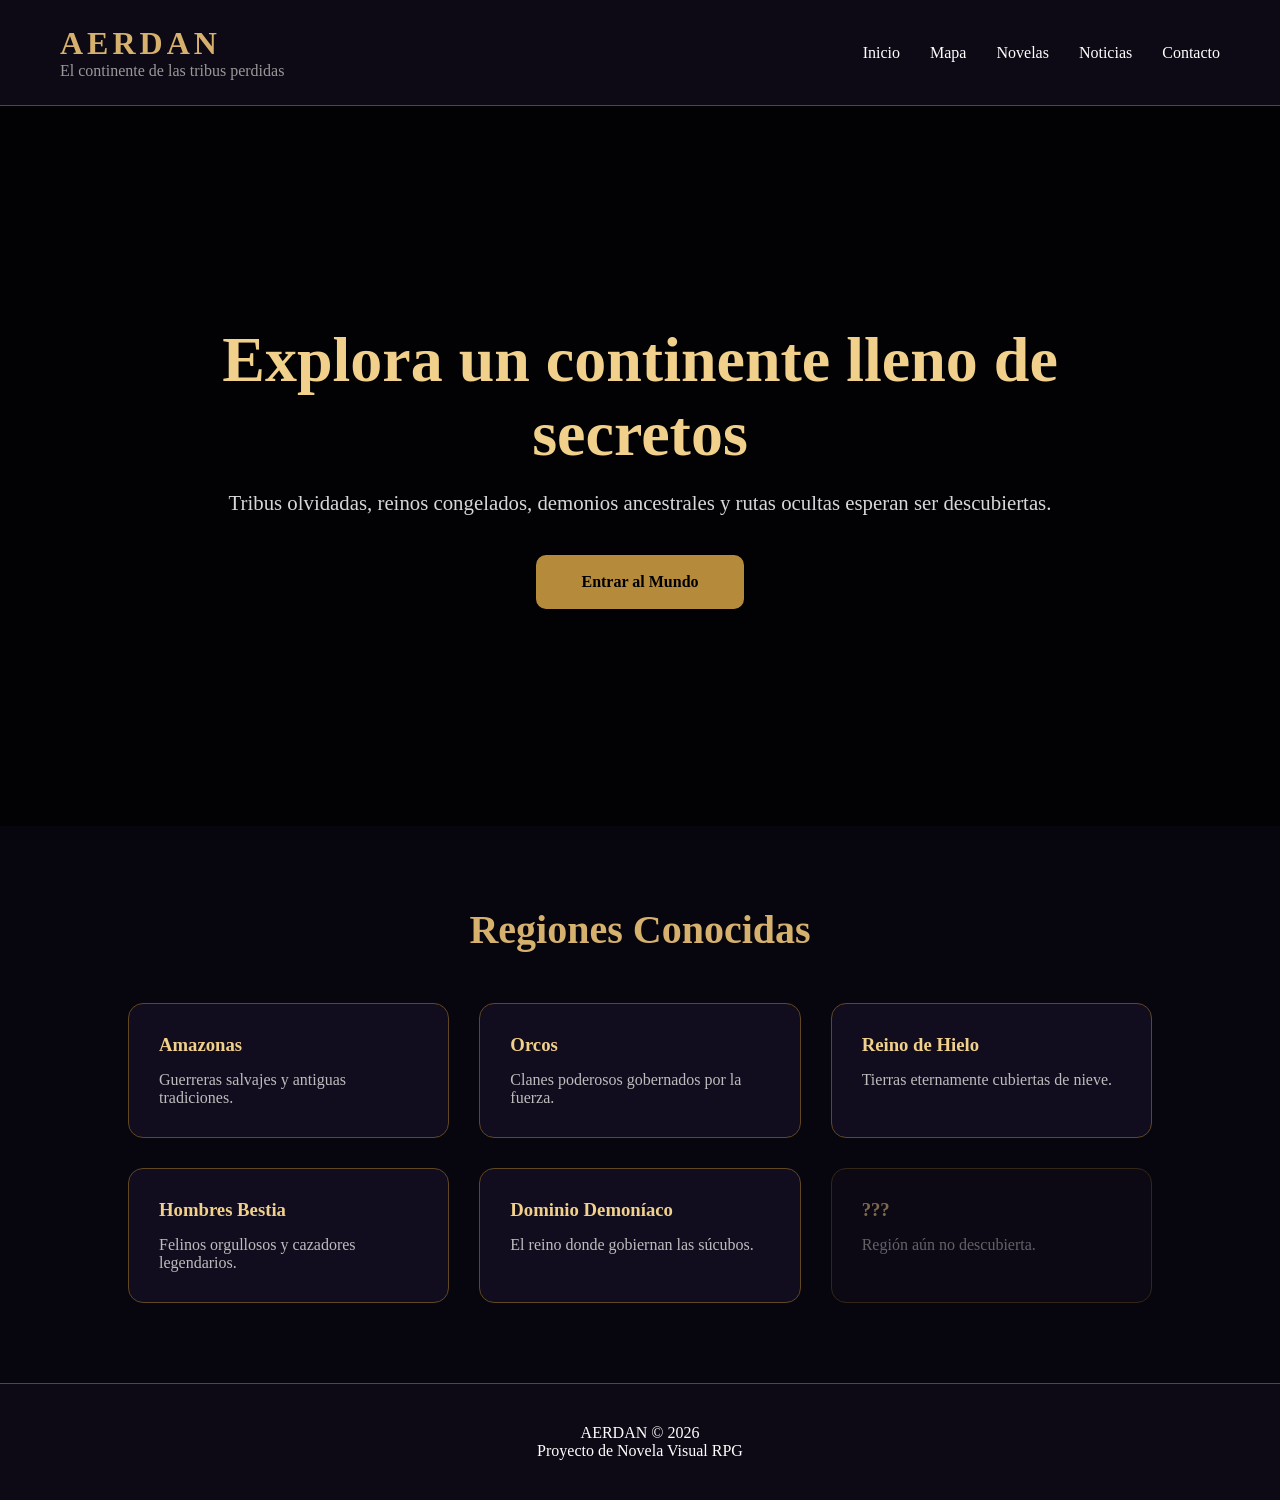
<file: index.html>
<!DOCTYPE html>
<html lang="es">

<head>
    <meta charset="UTF-8">
    <meta name="viewport" content="width=device-width, initial-scale=1.0">
    <title>Aerdan - Portal del Mundo</title>

    <link rel="stylesheet" href="css/style.css">
</head>

<body>

    <div class="overlay"></div>

    <header>

        <div class="logo">
            <h1>AERDAN</h1>
            <p>El continente de las tribus perdidas</p>
        </div>

        <nav>
            <a href="index.html">Inicio</a>
            <a href="mapa.html">Mapa</a>
            <a href="novelas.html">Novelas</a>
            <a href="noticias.html">Noticias</a>
            <a href="contacto.html">Contacto</a>
        </nav>

    </header>

    <section class="hero">

        <div class="hero-content">

            <h2>Explora un continente lleno de secretos</h2>

            <p>
                Tribus olvidadas, reinos congelados, demonios ancestrales
                y rutas ocultas esperan ser descubiertas.
            </p>

            <a href="mapa.html" class="btn-principal">
                Entrar al Mundo
            </a>

        </div>

    </section>

    <section class="regiones">

        <h2>Regiones Conocidas</h2>

        <div class="cards">

            <div class="card">
                <h3>Amazonas</h3>
                <p>Guerreras salvajes y antiguas tradiciones.</p>
            </div>

            <div class="card">
                <h3>Orcos</h3>
                <p>Clanes poderosos gobernados por la fuerza.</p>
            </div>

            <div class="card">
                <h3>Reino de Hielo</h3>
                <p>Tierras eternamente cubiertas de nieve.</p>
            </div>

            <div class="card">
                <h3>Hombres Bestia</h3>
                <p>Felinos orgullosos y cazadores legendarios.</p>
            </div>

            <div class="card">
                <h3>Dominio Demoníaco</h3>
                <p>El reino donde gobiernan las súcubos.</p>
            </div>

            <div class="card bloqueado">
                <h3>???</h3>
                <p>Región aún no descubierta.</p>
            </div>

        </div>

    </section>

    <footer>

        <p>AERDAN © 2026</p>

        <p>Proyecto de Novela Visual RPG</p>

    </footer>

    <script src="js/main.js"></script>

</body>

</html>
</file>
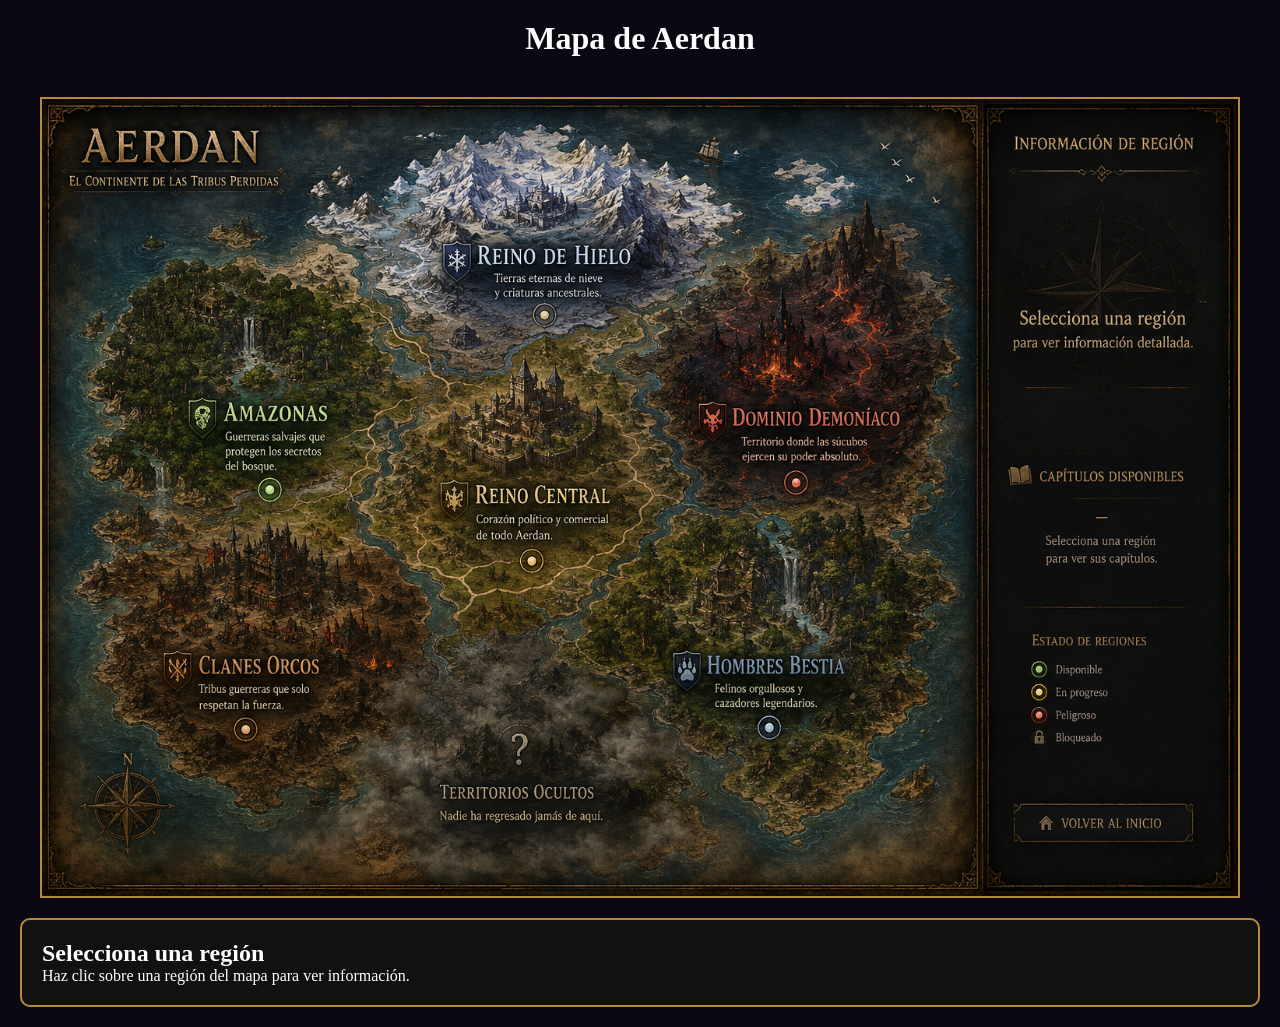
<file: mapa.html>
<!DOCTYPE html>
<html lang="es">
<head>
<meta charset="UTF-8">
<meta name="viewport" content="width=device-width, initial-scale=1.0">
<title>Mapa de Aerdan</title>

<link rel="stylesheet" href="css/style.css">

<style>

body{
    margin:0;
    background:#0b0814;
    color:white;
    font-family:Georgia, serif;
}

.titulo{
    text-align:center;
    padding:20px;
    font-size:32px;
}

.contenedor{
    max-width:1400px;
    margin:auto;
    padding:20px;
}

.mapa-wrapper{
    position:relative;
}

.mapa-img{
    width:100%;
    display:block;
    border:2px solid #b58b3b;
}

.hotspot{
    position:absolute;
    cursor:pointer;
    border-radius:50%;
}

.hotspot:hover{
    box-shadow:0 0 20px gold;
}

/* Regiones */

.hielo{
    width:100px;
    height:100px;
    top:10%;
    left:45%;
}

.amazonas{
    width:100px;
    height:100px;
    top:45%;
    left:18%;
}

.demonios{
    width:100px;
    height:100px;
    top:42%;
    left:72%;
}

.central{
    width:100px;
    height:100px;
    top:55%;
    left:45%;
}

.orcos{
    width:100px;
    height:100px;
    top:78%;
    left:20%;
}

.bestias{
    width:100px;
    height:100px;
    top:78%;
    left:68%;
}

.ocultos{
    width:120px;
    height:120px;
    top:82%;
    left:45%;
}

#panel{
    margin-top:20px;
    background:#111;
    border:2px solid #b58b3b;
    padding:20px;
    border-radius:10px;
}

button{
    background:#b58b3b;
    color:black;
    border:none;
    padding:10px 20px;
    cursor:pointer;
    margin-top:10px;
}

</style>

</head>

<body>

<h1 class="titulo">Mapa de Aerdan</h1>

<div class="contenedor">

    <div class="mapa-wrapper">

        <img src="assets/maps/aerdan-map.png"
             class="mapa-img"
             alt="Mapa">

        <div class="hotspot hielo"
             onclick="mostrarRegion('hielo')"></div>

        <div class="hotspot amazonas"
             onclick="mostrarRegion('amazonas')"></div>

        <div class="hotspot demonios"
             onclick="mostrarRegion('demonios')"></div>

        <div class="hotspot central"
             onclick="mostrarRegion('central')"></div>

        <div class="hotspot orcos"
             onclick="mostrarRegion('orcos')"></div>

        <div class="hotspot bestias"
             onclick="mostrarRegion('bestias')"></div>

        <div class="hotspot ocultos"
             onclick="mostrarRegion('ocultos')"></div>

    </div>

    <div id="panel">

        <h2>Selecciona una región</h2>

        <p>
            Haz clic sobre una región del mapa para ver información.
        </p>

    </div>

</div>

<script>

function mostrarRegion(region){

    const panel = document.getElementById("panel");

    const datos = {

        hielo:{
            nombre:"Reino de Hielo",
            texto:"Tierras congeladas donde habitan los pueblos del norte."
        },

        amazonas:{
            nombre:"Tribu Amazona",
            texto:"Guerreras salvajes que dominan la selva."
        },

        demonios:{
            nombre:"Dominio Demoníaco",
            texto:"Territorio gobernado por la Reina Súcubo."
        },

        central:{
            nombre:"Reino Central",
            texto:"Centro político y comercial de Aerdan."
        },

        orcos:{
            nombre:"Clanes Orcos",
            texto:"Montañas y fortalezas de los clanes guerreros."
        },

        bestias:{
            nombre:"Hombres Bestia",
            texto:"Felinos, cazadores y tribus nómadas."
        },

        ocultos:{
            nombre:"Territorios Ocultos",
            texto:"Regiones aún cubiertas por la niebla."
        }

    };

    panel.innerHTML = `
        <h2>${datos[region].nombre}</h2>
        <p>${datos[region].texto}</p>
        <button>Entrar</button>
    `;
}

</script>
<script src="js/main.js"></script>
</body>
</html>
</file>
<file: css/style.css>
*{
    margin:0;
    padding:0;
    box-sizing:border-box;
}

body{

    background:#07050d;
    color:white;

    font-family:Georgia, serif;

    min-height:100vh;
}

header{

    display:flex;
    justify-content:space-between;
    align-items:center;

    padding:25px 60px;

    border-bottom:1px solid #5f4821;

    background:#0d0915;
}

.logo h1{

    color:#d6b16d;

    letter-spacing:4px;
}

.logo p{

    color:#999;
}

nav{

    display:flex;
    gap:30px;
}

nav a{

    color:white;

    text-decoration:none;

    transition:.3s;
}

nav a:hover{

    color:#d6b16d;
}

.hero{

    height:80vh;

    display:flex;

    justify-content:center;

    align-items:center;

    text-align:center;

    padding:40px;

    background:
    linear-gradient(
    rgba(0,0,0,.65),
    rgba(0,0,0,.75)
    ),
    url("https://images.unsplash.com/photo-1511497584788-876760111969?q=80&w=1600");

    background-size:cover;

    background-position:center;
}

.hero-content{

    max-width:900px;
}

.hero h2{

    font-size:4rem;

    margin-bottom:20px;

    color:#f0d08a;
}

.hero p{

    font-size:1.3rem;

    color:#d7d7d7;

    margin-bottom:40px;
}

.btn-principal{

    display:inline-block;

    padding:18px 45px;

    background:#b58a3a;

    color:black;

    text-decoration:none;

    font-weight:bold;

    border-radius:10px;

    transition:.3s;
}

.btn-principal:hover{

    transform:scale(1.05);
}

.regiones{

    padding:80px 10%;
}

.regiones h2{

    text-align:center;

    margin-bottom:50px;

    color:#d6b16d;

    font-size:2.5rem;
}

.cards{

    display:grid;

    grid-template-columns:
    repeat(auto-fit,minmax(280px,1fr));

    gap:30px;
}

.card{

    background:#120d1e;

    border:1px solid #5f4821;

    border-radius:15px;

    padding:30px;

    transition:.3s;
}

.card:hover{

    transform:translateY(-10px);

    border-color:#d6b16d;
}

.card h3{

    color:#f0d08a;

    margin-bottom:15px;
}

.card p{

    color:#bdbdbd;
}

.bloqueado{

    opacity:.5;
}

footer{

    text-align:center;

    padding:40px;

    border-top:1px solid #5f4821;

    background:#0d0915;
}
.mapa-wrapper{
    position:relative;
    width:100%;
    max-width:1200px;
    margin:auto;
}

.mapa-img{
    width:100%;
    display:block;
}

.hotspot{
    position:absolute;
    cursor:pointer;
    border-radius:50%;
}

.hotspot:hover{
    box-shadow:0 0 20px gold;
}

/* Reino de Hielo */
.hielo{
    width:90px;
    height:90px;
    top:22%;
    left:45%;
}

/* Amazonas */
.amazonas{
    width:90px;
    height:90px;
    top:48%;
    left:20%;
}

/* Demonios */
.demonios{
    width:90px;
    height:90px;
    top:47%;
    left:72%;
}

/* Reino Central */
.central{
    width:90px;
    height:90px;
    top:58%;
    left:44%;
}

/* Orcos */
.orcos{
    width:90px;
    height:90px;
    top:82%;
    left:18%;
}

/* Hombres Bestia */
.bestias{
    width:90px;
    height:90px;
    top:82%;
    left:68%;
}

/* Territorios Ocultos */
.ocultos{
    width:120px;
    height:120px;
    top:84%;
    left:43%;
}

#panel-region{
    margin-top:20px;
    padding:20px;
    background:#111;
    border:1px solid #a97c30;
    color:white;
    border-radius:10px;
}
</file>
